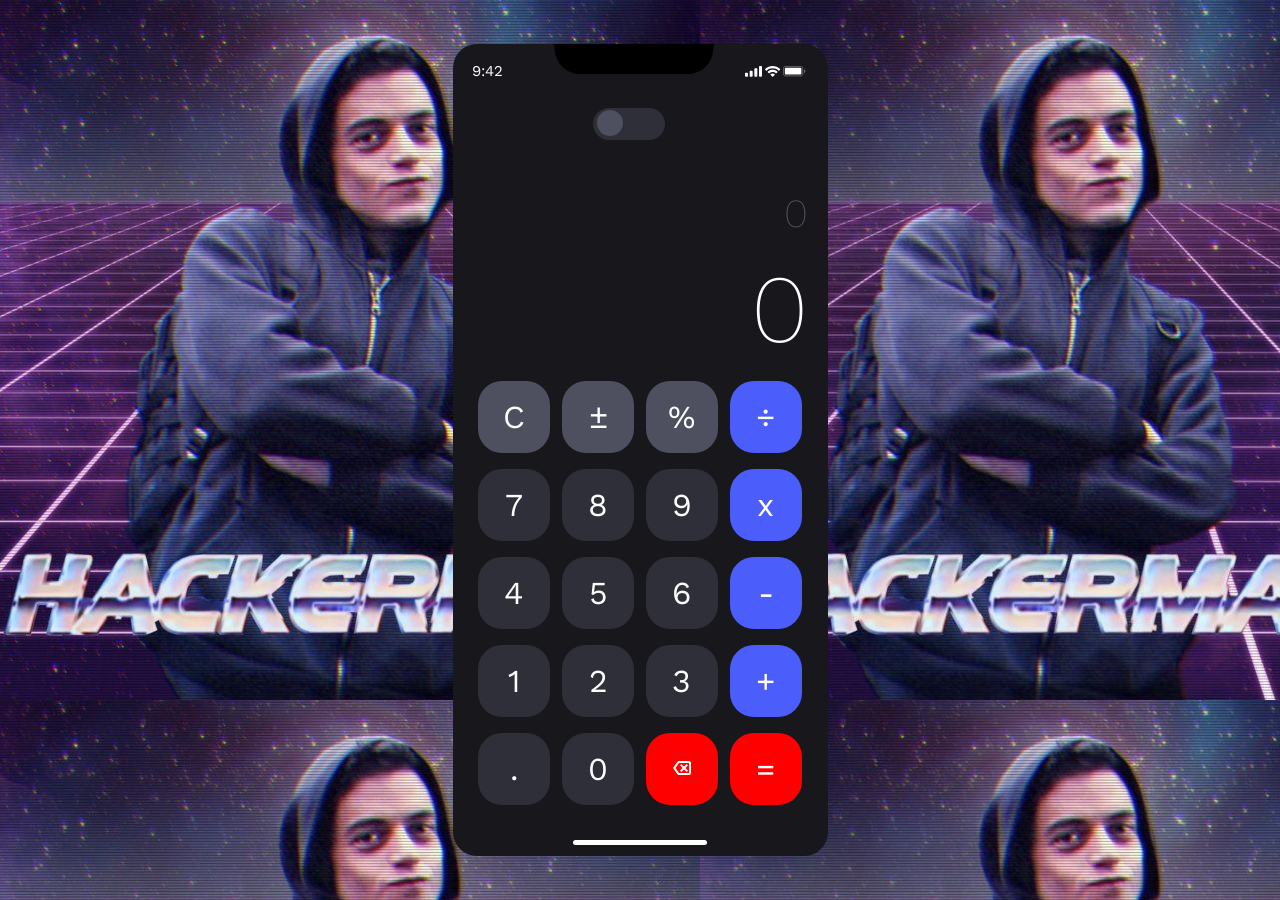
<file: index.html>
<!doctype html>
<html lang="en">
  <head>
    <meta charset="UTF-8" />
    <meta name="viewport" content="width=device-width, initial-scale=1.0" />
    <link rel="stylesheet" href="styles.css" />
    <link rel="preconnect" href="https://fonts.googleapis.com" />
    <link rel="preconnect" href="https://fonts.gstatic.com" crossorigin />
    <link
      href="https://fonts.googleapis.com/css2?family=Work+Sans:ital,wght@0,100..900;1,100..900&display=swap"
      rel="stylesheet"
    />
    <link
      rel="stylesheet"
      href="https://fonts.googleapis.com/css2?family=Material+Symbols+Outlined:opsz,wght,FILL,GRAD@24,400,0,0&icon_names=backspace"
    />
    <title>Document</title>
  </head>
  <body id="calculator" class="container">
    <div class="calculator-case">
      <div class="status-bar flex flex-row">
        <p class="time">9:42</p>
        <img class="notch" src="assets/Notch.svg" />
        <div class="icons flex flex-row">
          <img src="assets/Mobile-signal.svg" alt="" />
          <img src="assets/Wifi.svg" alt="" />
          <img src="assets/Battery.svg" alt="" />
        </div>
      </div>
      <div class="theme flex flex-row">
        <label class="switch">
          <input type="checkbox" />
          <span class="slider round"></span>
        </label>
      </div>
      <div class="calculator flex flex-column">
        <h2 class="equation">0</h2>
        <h1 id="demo" class="results">0</h1>
        <div class="buttons flex flex-column">
          <div class="flex key-row">
            <button class="key medium-emphasis clear">C</button>
            <button class="key medium-emphasis plusMinus">±</button>
            <button class="key medium-emphasis math percent">%</button>
            <button class="key high-emphasis math divide">÷</button>
          </div>
          <div class="flex key-row">
            <button class="key low-emphasis number">7</button>
            <button class="key low-emphasis number">8</button>
            <button class="key low-emphasis number">9</button>
            <button class="key high-emphasis math multiply">x</button>
          </div>
          <div class="flex key-row">
            <button class="key low-emphasis number">4</button>
            <button class="key low-emphasis number">5</button>
            <button class="key low-emphasis number">6</button>
            <button class="key high-emphasis math subtract">-</button>
          </div>
          <div class="flex key-row">
            <button class="key low-emphasis number">1</button>
            <button class="key low-emphasis number">2</button>
            <button class="key low-emphasis number">3</button>
            <button class="key high-emphasis math add">+</button>
          </div>
          <div class="flex key-row">
            <button class="key low-emphasis number point">.</button>
            <button class="key low-emphasis number">0</button>
            <button class="key low-emphasis backspace" disabled>
              <span class="material-symbols-outlined"> backspace </span>
            </button>
            <button class="key high-emphasis equals" disabled>=</button>
          </div>
        </div>
      </div>
      <div class="home-indicator flex">
        <div class="white-line flex"></div>
      </div>
    </div>
    <script src="index.js"></script>
    <!-- Put the script at the bottom so the document is loaded first -->
  </body>
</html>
</file>
<file: styles.css>
* {
  font-family: "Work Sans", sans-serif;
  color: rgb(253, 253, 253);
  padding: 0px;
  margin: 0px;
}
.container {
  display: flex;
  background-image: url(assets/bg.jpg);
  flex-direction: row;
  justify-content: center;
  align-items: center;
  height: 100dvh;
}

/* ---------------------------SWITCH START--------------------------- */
/* The switch -*/
.switch {
  position: relative;
  display: inline-block;
  width: 72px;
  height: 32px;
}

/* Hide default HTML checkbox */
.switch input {
  opacity: 0;
  width: 0;
  height: 0;
}

/* The slider */
.slider {
  position: absolute;
  cursor: pointer;
  top: 0;
  left: 0;
  right: 0;
  bottom: 0;
  background-color: #2e2f38;
  -webkit-transition: 0.4s;
  transition: 0.4s;
}

.slider:before {
  position: absolute;
  content: "";
  height: 26px;
  width: 26px;
  left: 4px;
  bottom: 4px;
  background-color: #4e505f;
  -webkit-transition: 0.4s;
  transition: 0.4s;
}

input:checked + .slider {
  background-color: #2196f3;
}

input:focus + .slider {
  box-shadow: 0 0 1px #2196f3;
}

input:checked + .slider:before {
  -webkit-transform: translateX(40px);
  -ms-transform: translateX(40px);
  transform: translateX(40px);
}

/* Rounded sliders */
.slider.round {
  border-radius: 34px;
}

.slider.round:before {
  border-radius: 50%;
}

/* ---------------------------SWITCH END--------------------------- */

.calculator-case {
  width: 375px;
  height: 812px;
  background-color: #17171c;
  border-radius: 24px;
}

.flex {
  display: flex;
}

.flex-column {
  flex-direction: column;
}

.status-bar {
  justify-content: space-between;
  width: 375px;
  height: 44px;
}

.time {
  padding-top: 17px;
  padding-left: 19px;
  font-size: 15px;
  line-height: 20px;
  width: 54px;
  height: 21px;
}

.notch {
  width: 164px;
  height: 31px;
}
.icons {
  justify-content: space-evenly;
  padding-top: 22px;
  padding-right: 19px;
  width: 66px;
  height: 11px;
}

.theme {
  padding-left: 140px;
  padding-top: 20px;
}

.calculator {
  align-items: flex-end;
  padding-top: 50px;
  gap: 16px;
  padding-right: 20px;
  padding-left: 20px;
}

.equation {
  font-size: 40px;
  color: #4e505f;
  font-weight: 200;
  width: 100%;
  overflow-x: auto;
  text-align: end;
}

.results {
  font-size: 96px;
  color: white;
  font-weight: 200;
  width: 100%;
  overflow-x: auto;
  text-align: end;
}

.key {
  width: 72px;
  height: 72px;
  border-radius: 24px;
  border: none;
  cursor: pointer;
  font-size: 32px;
}

.low-emphasis {
  background-color: #2e2f38;
}
.low-emphasis:active {
  background-color: #8689a6;
}

.medium-emphasis {
  background-color: #4e505f;
}
.medium-emphasis:active {
  background-color: #a4a9ca;
}

.high-emphasis {
  background-color: #4b5efc;
}
.high-emphasis:active {
  background-color: #171d4e;
}

.key-row {
  width: 100%;
  justify-content: space-around;
}

.buttons {
  width: 100%;
  gap: 16px;
}

.home-indicator {
  justify-content: center;
  align-items: end;
  padding-top: 35px;
}

.home-indicator div {
  height: 5px;
  width: 134px;
  background-color: white;
  border-radius: 100px;
}

.equals[disabled] {
  background-color: red;
  cursor: not-allowed;
}

.backspace[disabled] {
  background-color: red;
  cursor: not-allowed;
}
</file>
